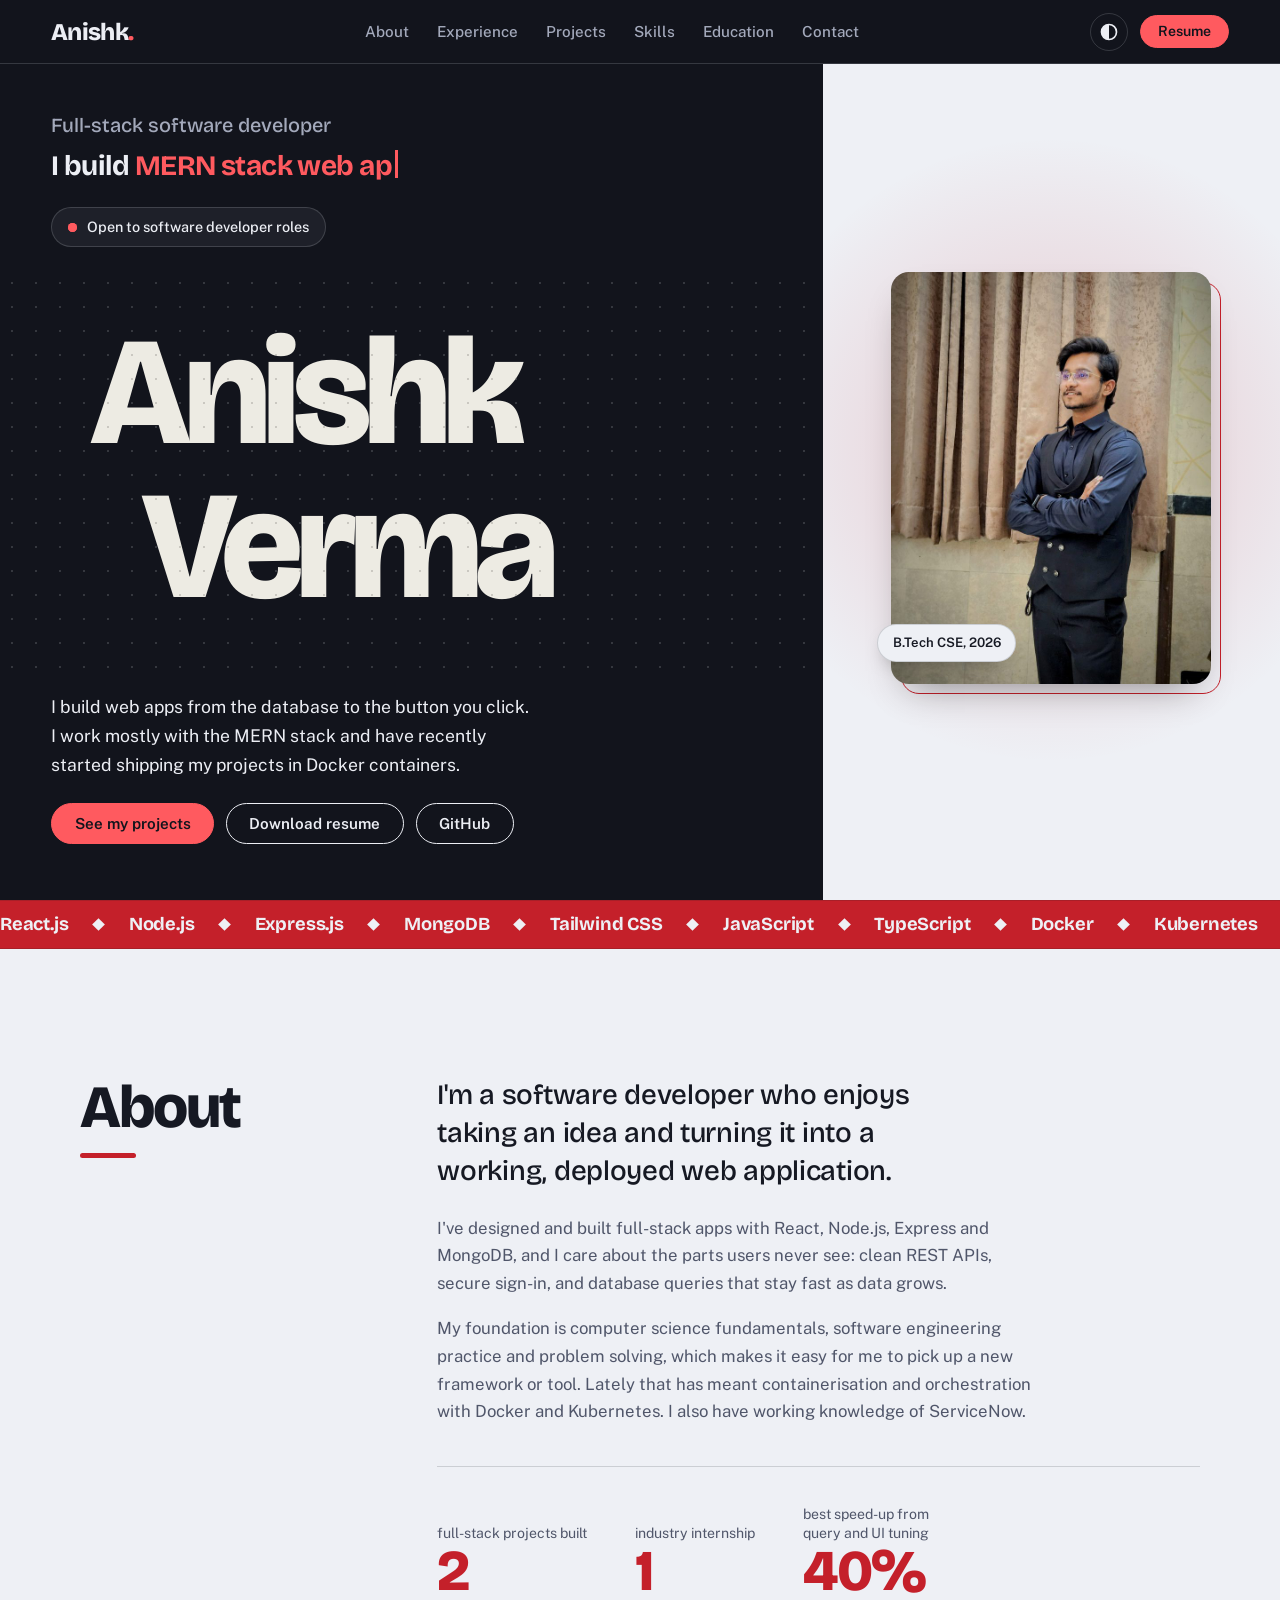
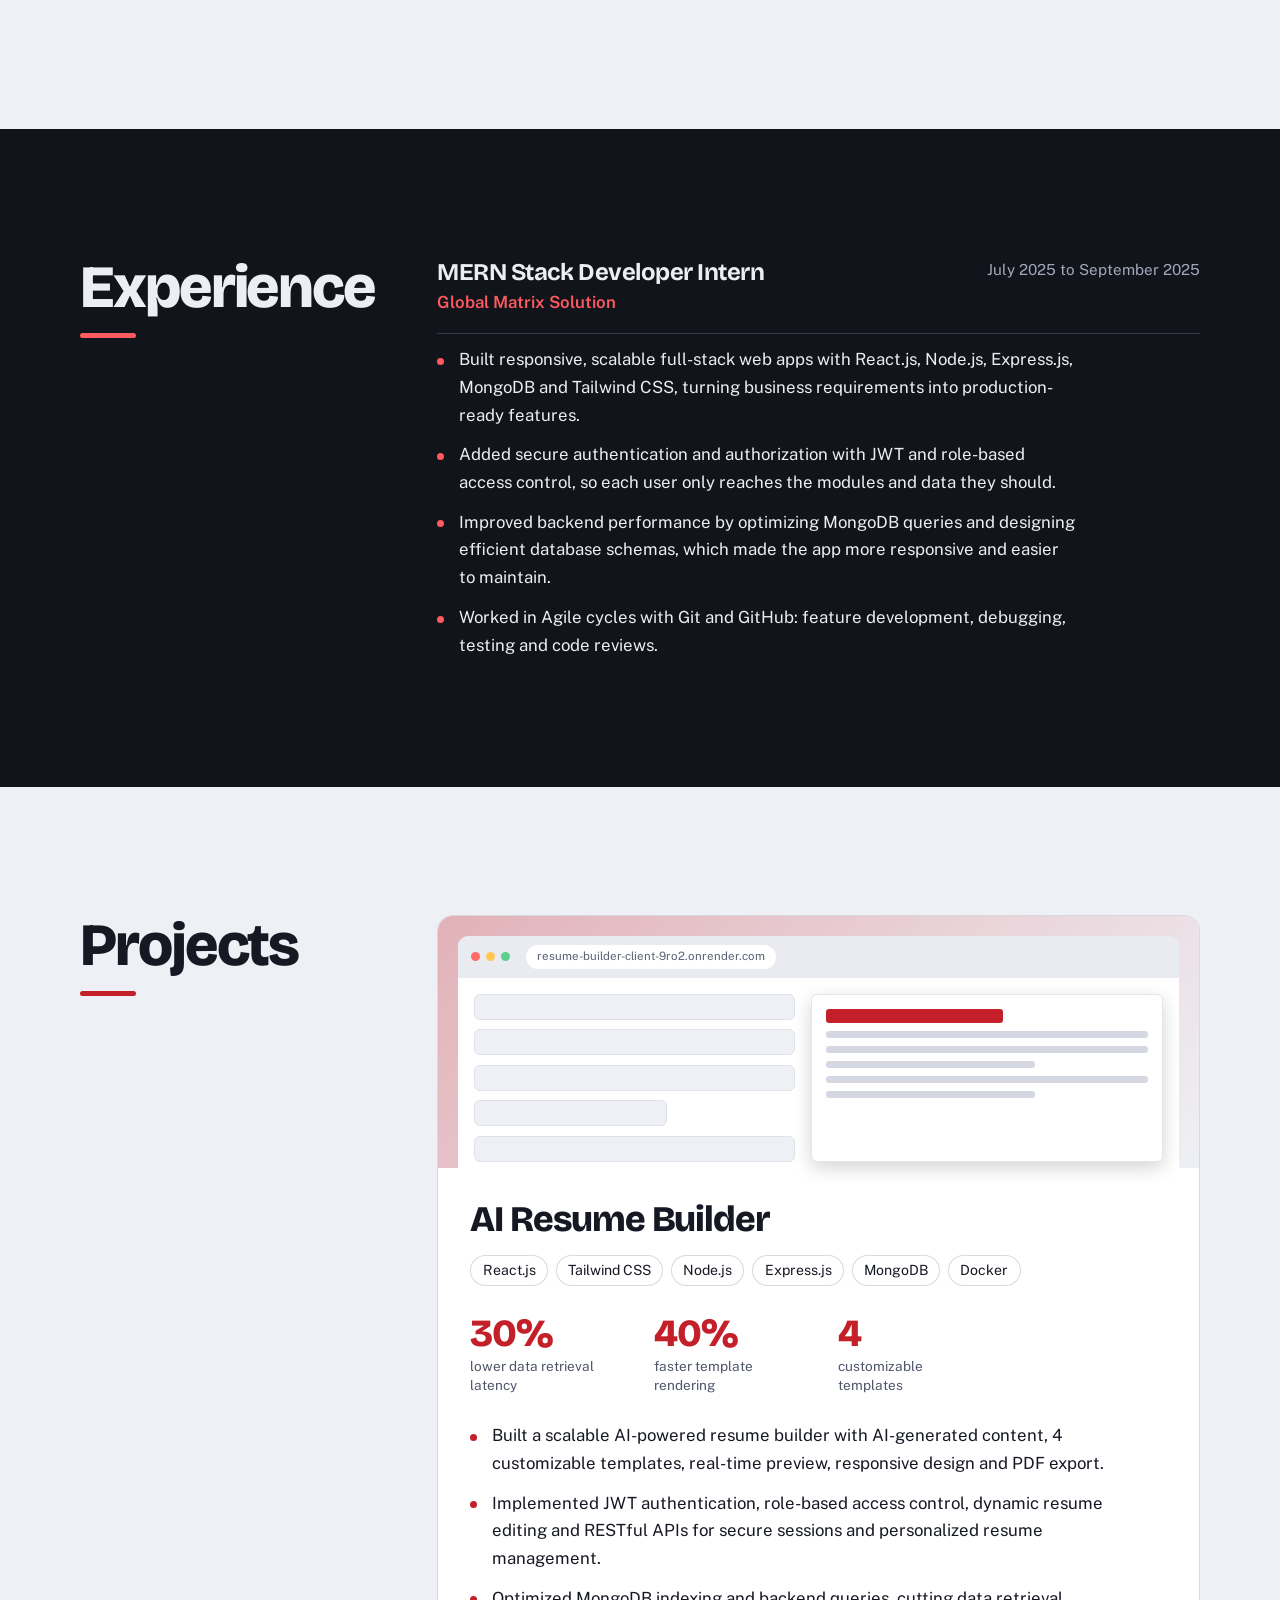
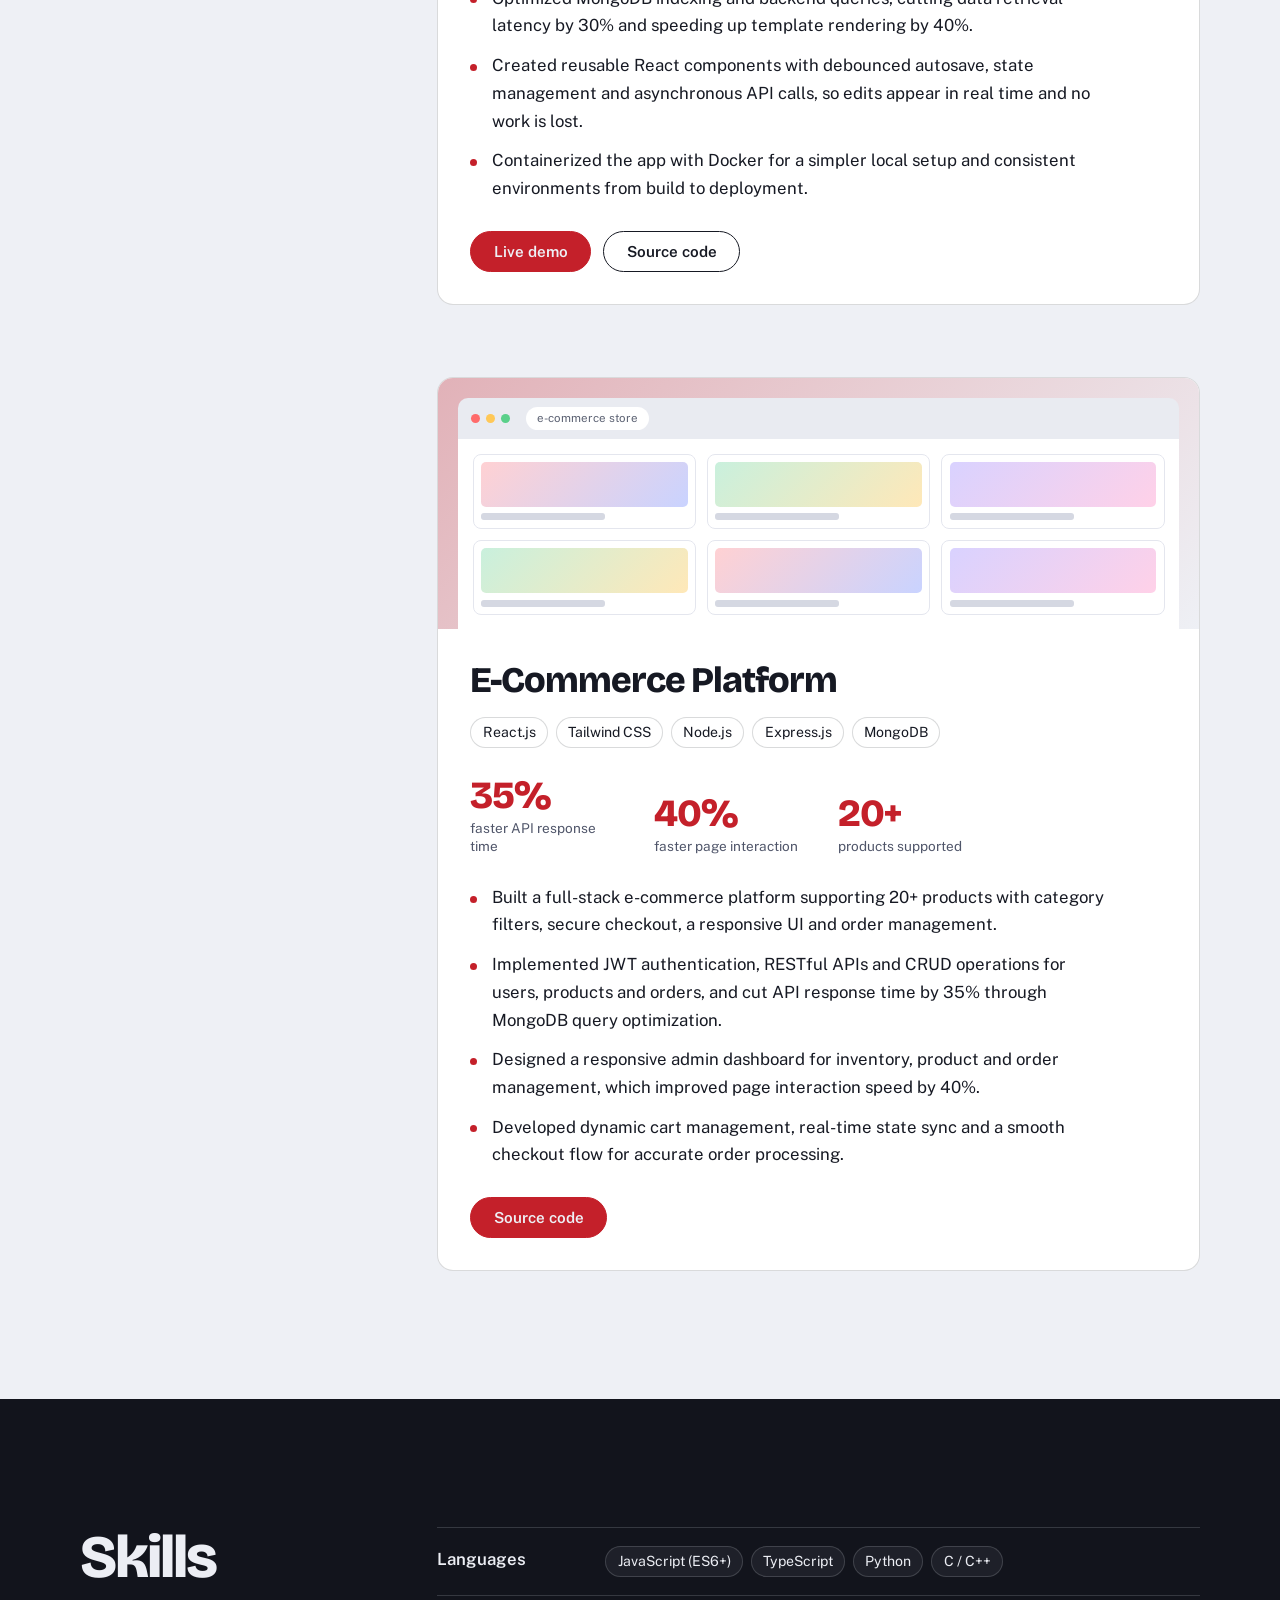
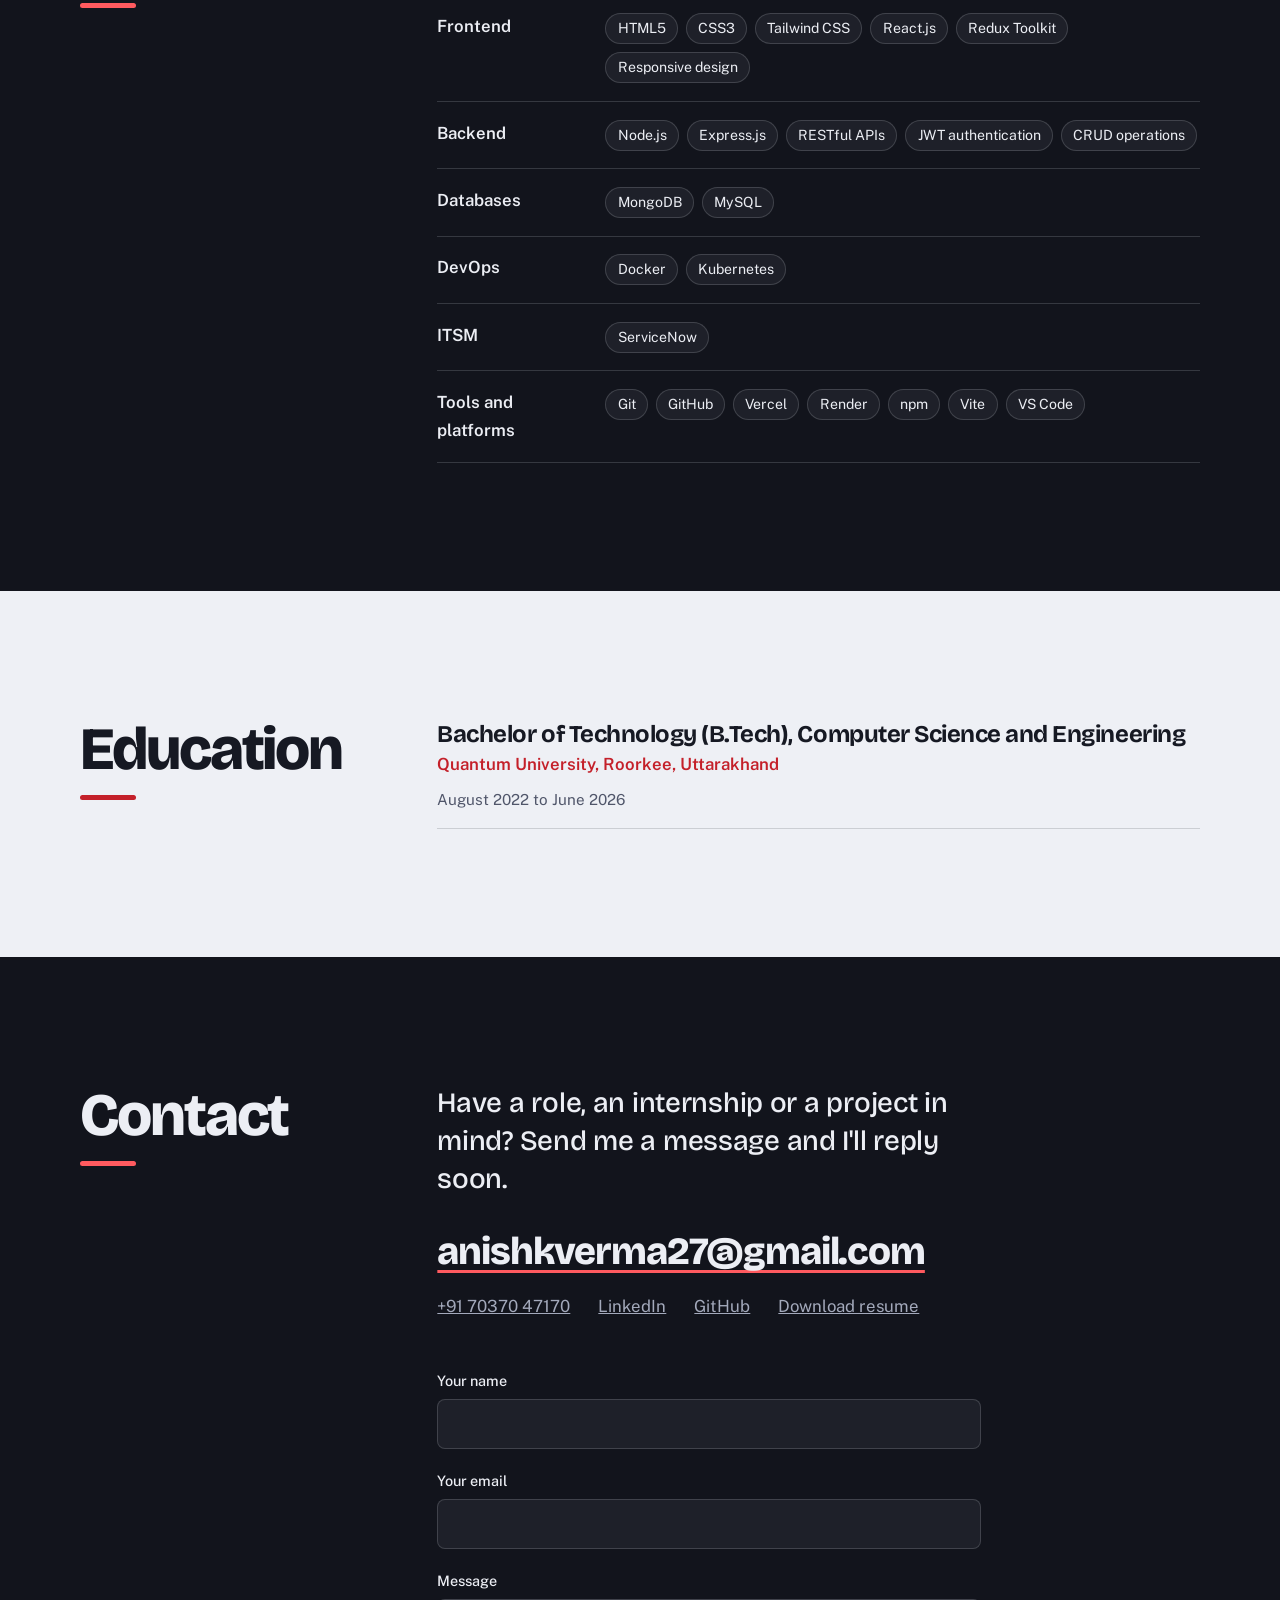
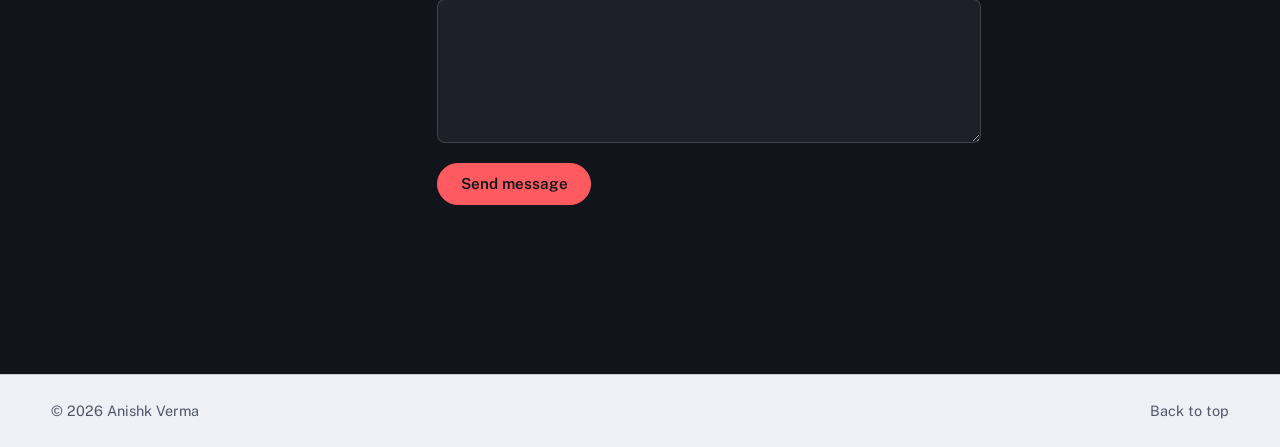
<file: index.html>
<!DOCTYPE html>
<html lang="en">
<head>
  <meta charset="UTF-8" />
  <meta name="viewport" content="width=device-width, initial-scale=1" />
  <title>Anishk Verma | Full-Stack Software Developer</title>
  <meta name="description" content="Portfolio of Anishk Verma, a MERN stack developer who builds and deploys full-stack web apps with React, Node.js, MongoDB and Docker." />

  <!-- Fonts: Bricolage Grotesque for headings, Public Sans for body text -->
  <link rel="preconnect" href="https://fonts.googleapis.com" />
  <link rel="preconnect" href="https://fonts.gstatic.com" crossorigin />
  <link href="https://fonts.googleapis.com/css2?family=Bricolage+Grotesque:opsz,wght@12..96,500;12..96,700;12..96,800&family=Public+Sans:wght@400;500;600&display=swap" rel="stylesheet" />

  <style>
/* =========================================================
   Anishk Verma | Portfolio
   Idea: the page is built from two tones, dark and light.
   Sections alternate between them (.s1 and .s2), and the
   theme button swaps which tone is which.
   ========================================================= */

/* ---------- 1. Colours and fonts ---------- */
:root {
  /* The two base tones */
  --dark: #12141c;
  --dark-fg: #eceef4;
  --dark-muted: #a3a9bb;
  --dark-line: rgba(236, 238, 244, 0.16);
  --dark-card: rgba(236, 238, 244, 0.06);
  --dark-accent: #ff5a5f;

  --light: #eef0f5;
  --light-fg: #161923;
  --light-muted: #50566a;
  --light-line: rgba(22, 25, 35, 0.16);
  --light-card: #ffffff;
  --light-accent: #c4202a;

  /* Slot 1 and slot 2. Default: slot 1 is dark, slot 2 is light. */
  --s1-bg: var(--dark);
  --s1-fg: var(--dark-fg);
  --s1-muted: var(--dark-muted);
  --s1-line: var(--dark-line);
  --s1-card: var(--dark-card);
  --s1-accent: var(--dark-accent);

  --s2-bg: var(--light);
  --s2-fg: var(--light-fg);
  --s2-muted: var(--light-muted);
  --s2-line: var(--light-line);
  --s2-card: var(--light-card);
  --s2-accent: var(--light-accent);

  --font-display: "Bricolage Grotesque", "Segoe UI", system-ui, sans-serif;
  --font-body: "Public Sans", "Segoe UI", system-ui, sans-serif;

  --pad-x: clamp(20px, 4vw, 64px);
}

/* When the theme is swapped, slot 1 becomes light and slot 2 becomes dark */
html[data-theme="light-first"] {
  --s1-bg: var(--light);
  --s1-fg: var(--light-fg);
  --s1-muted: var(--light-muted);
  --s1-line: var(--light-line);
  --s1-card: var(--light-card);
  --s1-accent: var(--light-accent);

  --s2-bg: var(--dark);
  --s2-fg: var(--dark-fg);
  --s2-muted: var(--dark-muted);
  --s2-line: var(--dark-line);
  --s2-card: var(--dark-card);
  --s2-accent: var(--dark-accent);
}

/* Each tone class hands its colours to everything inside it */
.s1 {
  --bg: var(--s1-bg); --fg: var(--s1-fg); --muted: var(--s1-muted);
  --line: var(--s1-line); --card: var(--s1-card); --accent: var(--s1-accent);
}
.s2 {
  --bg: var(--s2-bg); --fg: var(--s2-fg); --muted: var(--s2-muted);
  --line: var(--s2-line); --card: var(--s2-card); --accent: var(--s2-accent);
}
.s1, .s2 {
  background-color: var(--bg);
  color: var(--fg);
  transition: background-color 0.4s ease, color 0.4s ease;
}

/* ---------- 2. Reset and basics ---------- */
*, *::before, *::after { box-sizing: border-box; }
html { scroll-behavior: smooth; scroll-padding-top: 72px; }
body {
  margin: 0;
  font-family: var(--font-body);
  font-size: 1.05rem;
  line-height: 1.65;
  background: var(--dark);
  -webkit-font-smoothing: antialiased;
}
h1, h2, h3, p, ul, dl, dd { margin: 0; padding: 0; }
ul { list-style: none; }
a { color: inherit; }
:focus-visible { outline: 2px solid var(--accent, #ff5a5f); outline-offset: 3px; }

/* Scroll progress bar */
.progress {
  position: fixed;
  top: 0;
  left: 0;
  z-index: 30;
  height: 3px;
  width: 0;
  background: linear-gradient(90deg, var(--dark-accent), var(--light-accent));
}

/* ---------- 3. Buttons and chips ---------- */
.btn {
  display: inline-block;
  padding: 0.75rem 1.4rem;
  border: 1.5px solid currentColor;
  border-radius: 999px;
  font: 600 0.95rem/1 var(--font-body);
  text-decoration: none;
  color: inherit;
  background: transparent;
  cursor: pointer;
  transition: background-color 0.2s, color 0.2s, border-color 0.2s, transform 0.2s;
}
.btn:hover { background: var(--fg); color: var(--bg); border-color: var(--fg); transform: translateY(-2px); }
.btn-primary { background: var(--accent); border-color: var(--accent); color: var(--bg); }
.btn-primary:hover { background: transparent; color: var(--accent); border-color: var(--accent); }
.btn-small { padding: 0.55rem 1.05rem; font-size: 0.88rem; }

.chips { display: flex; flex-wrap: wrap; gap: 0.5rem; }
.chips li {
  padding: 0.25rem 0.7rem;
  border: 1px solid var(--line);
  border-radius: 999px;
  background: var(--card);
  font-size: 0.88rem;
  line-height: 1.5;
  transition: border-color 0.2s, color 0.2s, transform 0.2s;
}
.chips li:hover { border-color: var(--accent); color: var(--accent); transform: translateY(-2px); }

/* Bullet lists used in experience and projects */
.points li { position: relative; padding-left: 1.35rem; margin-top: 0.75rem; }
.points li::before {
  content: "";
  position: absolute;
  left: 0;
  top: 0.7em;
  width: 7px;
  height: 7px;
  border-radius: 50%;
  background: var(--accent);
}

/* ---------- 4. Navbar ---------- */
.nav {
  position: fixed;
  inset: 0 0 auto 0;
  z-index: 20;
  height: 64px;
  display: flex;
  align-items: center;
  justify-content: space-between;
  gap: 1.5rem;
  padding: 0 var(--pad-x);
  border-bottom: 1px solid var(--line);
}
.nav-logo {
  font: 800 1.5rem/1 var(--font-display);
  letter-spacing: -0.03em;
  text-decoration: none;
}
.nav-logo span { color: var(--accent); }
.nav-links { display: flex; gap: 1.75rem; font-size: 0.95rem; font-weight: 500; }
.nav-links a { text-decoration: none; color: var(--muted); transition: color 0.2s; }
.nav-links a:hover { color: var(--fg); }
.nav-actions { display: flex; align-items: center; gap: 0.75rem; }
.nav-menu-btn { display: none; }

.theme-btn {
  display: grid;
  place-items: center;
  width: 38px;
  height: 38px;
  border: 1.5px solid var(--line);
  border-radius: 50%;
  background: transparent;
  color: var(--fg);
  cursor: pointer;
  transition: transform 0.4s ease, border-color 0.2s;
}
.theme-btn:hover { border-color: var(--fg); }
html[data-theme="light-first"] .theme-btn { transform: rotate(180deg); }

/* ---------- 5. Hero ---------- */
/* 2 columns x 3 rows. Row 2 holds the big name, so text in rows 1 and 3
   can never sit on top of it. */
.hero {
  position: relative;
  display: grid;
  grid-template-columns: 1.35fr 0.75fr;
  grid-template-rows: auto 1fr auto;
  min-height: 100vh;
  overflow: hidden;
}
.hc { padding: 0 var(--pad-x); }

.hc-role  { grid-column: 1; grid-row: 1; padding-top: 112px; padding-bottom: 1.5rem; }
.hc-fill  { grid-column: 1; grid-row: 2; }
.hc-intro { grid-column: 1; grid-row: 3; padding-top: 1.5rem; padding-bottom: 56px; }

/* Right side: one tall cell that holds your photo */
.hero-photo {
  grid-column: 2;
  grid-row: 1 / 4;
  display: flex;
  align-items: center;
  justify-content: center;
  padding: 96px var(--pad-x) 40px;
  background-image: radial-gradient(circle at 50% 50%, color-mix(in srgb, var(--accent) 20%, transparent), transparent 62%);
}

/* Dotted background on the left half */
.hc-fill.s1 {
  background-image: radial-gradient(var(--line) 1.2px, transparent 1.2px);
  background-size: 24px 24px;
}

/* The big name. mix-blend-mode: difference flips its colour
   automatically, so it stays readable over both halves. */
.hero-name {
  grid-column: 1 / -1;
  grid-row: 2;
  align-self: center;
  z-index: 2;
  padding: 1.5rem var(--pad-x);
  font-family: var(--font-display);
  font-size: clamp(3.5rem, 12vw, 13rem);
  font-weight: 800;
  line-height: 0.88;
  letter-spacing: -0.045em;
  color: #fff;
  mix-blend-mode: difference;
  pointer-events: none;
}
.hero-name .line { display: block; overflow: hidden; padding: 0.06em 0; }
.hero-name .line > span { display: inline-block; animation: name-rise 0.9s cubic-bezier(0.2, 0.7, 0.2, 1) both; }
.hero-name .line-1 { margin-left: 3vw; }
.hero-name .line-2 { margin-left: 7vw; }
.hero-name .line-2 > span { animation-delay: 0.12s; }

@keyframes name-rise {
  from { transform: translateY(105%); }
  to   { transform: translateY(0); }
}

.hero-role { font: 500 1.25rem/1.3 var(--font-display); color: var(--muted); }




/* The full portrait: compact card, thin offset outline, small badge */
.photo-frame {
  position: relative;
  margin: 0;
  /* Max 320px wide, never wider than the column or taller than the screen. */
  width: min(100%, 320px, calc((100vh - 240px) * 0.776));
}
.photo-frame::before {
  content: "";
  position: absolute;
  inset: 0;
  transform: translate(10px, 10px);
  border: 1.5px solid var(--accent);
  border-radius: 18px;
}
.photo-frame img {
  position: relative;
  display: block;
  width: 100%;
  height: auto; /* keeps the photo's own ratio, so nothing is cropped */
  border-radius: 18px;
  box-shadow: 0 18px 36px -18px rgba(0, 0, 0, 0.45);
}
.photo-badge {
  position: absolute;
  left: -14px;
  bottom: 22px;
  padding: 0.45rem 0.9rem;
  border: 1px solid var(--line);
  border-radius: 999px;
  background: var(--bg);
  color: var(--fg);
  font-size: 0.82rem;
  font-weight: 600;
  box-shadow: 0 8px 20px -10px rgba(0, 0, 0, 0.4);
}

/* Typing line under the role */
.rotator { margin-top: 0.6rem; font: 700 clamp(1.3rem, 2.2vw, 1.8rem)/1.3 var(--font-display); letter-spacing: -0.02em; min-height: 1.4em; }
.rotator-text { color: var(--accent); }
.caret {
  display: inline-block;
  width: 3px;
  height: 1em;
  margin-left: 3px;
  vertical-align: -0.12em;
  background: var(--accent);
  animation: blink 1s steps(1) infinite;
}
@keyframes blink { 50% { opacity: 0; } }

.hc-intro p { max-width: 30rem; font-size: 1.1rem; }
.hero-buttons { display: flex; flex-wrap: wrap; gap: 0.75rem; margin-top: 1.5rem; }

.status {
  margin-top: 1.25rem;
  display: inline-flex;
  align-items: center;
  gap: 0.6rem;
  padding: 0.45rem 1rem;
  border: 1px solid var(--line);
  border-radius: 999px;
  background: var(--card);
  font-size: 0.9rem;
  font-weight: 500;
}
.dot { position: relative; width: 9px; height: 9px; border-radius: 50%; background: var(--accent); }
.dot::after {
  content: "";
  position: absolute;
  inset: 0;
  border-radius: 50%;
  background: var(--accent);
  animation: ping 1.8s ease-out infinite;
}
@keyframes ping { from { transform: scale(1); opacity: 0.7; } to { transform: scale(3.2); opacity: 0; } }


/* ---------- 6. Tech strip ---------- */
.marquee {
  overflow: hidden;
  background-color: var(--accent);
  color: var(--bg);
  border-block: 1px solid var(--line);
}
.marquee-track {
  display: flex;
  width: max-content;
  animation: scroll-x 32s linear infinite;
}
.marquee:hover .marquee-track { animation-play-state: paused; }
.marquee-track li {
  display: flex;
  align-items: center;
  padding: 0.9rem 0;
  font: 700 1.15rem/1 var(--font-display);
  letter-spacing: -0.01em;
  white-space: nowrap;
}
.marquee-track li::after {
  content: "";
  width: 9px;
  height: 9px;
  margin: 0 1.6rem;
  background: currentColor;
  transform: rotate(45deg);
}
@keyframes scroll-x { to { transform: translateX(-50%); } }

/* ---------- 7. Sections (shared layout) ---------- */
.section { padding: clamp(72px, 10vw, 128px) var(--pad-x); }
.inner { max-width: 1120px; margin: 0 auto; }

/* Heading on the left, content on the right */
.split {
  display: grid;
  grid-template-columns: minmax(180px, 1fr) 2.6fr;
  gap: clamp(24px, 5vw, 80px);
  align-items: start;
}
.section h2 {
  position: sticky;
  top: 96px;
  font: 800 clamp(2.25rem, 5vw, 3.75rem)/1 var(--font-display);
  letter-spacing: -0.035em;
}
.section h2::after {
  content: "";
  display: block;
  width: 56px;
  height: 5px;
  margin-top: 1rem;
  border-radius: 3px;
  background: var(--accent);
}
.lead { font: 500 clamp(1.3rem, 2.4vw, 1.75rem)/1.35 var(--font-display); letter-spacing: -0.01em; max-width: 34rem; }

/* ---------- 8. About ---------- */
.about-body p + p { margin-top: 1.1rem; }
.about-body .lead + p { margin-top: 1.5rem; }
.about-body p:not(.lead) { max-width: 38rem; color: var(--muted); }

.stats { display: flex; flex-wrap: wrap; gap: 1.5rem 3rem; margin-top: 2.5rem; padding-top: 2rem; border-top: 1px solid var(--line); }
.stat { display: flex; flex-direction: column-reverse; }
.stat dd { font: 800 clamp(2.6rem, 5vw, 3.6rem)/1 var(--font-display); letter-spacing: -0.04em; color: var(--accent); }
.stat dt { max-width: 10rem; margin-top: 0.4rem; font-size: 0.88rem; line-height: 1.35; color: var(--muted); }

/* ---------- 9. Experience and Education ---------- */
.job-head {
  display: flex;
  flex-wrap: wrap;
  justify-content: space-between;
  gap: 0.5rem 2rem;
  padding-bottom: 1rem;
  border-bottom: 1px solid var(--line);
}
.job h3 { font: 700 1.5rem/1.25 var(--font-display); letter-spacing: -0.02em; }
.job-company { color: var(--accent); font-weight: 600; margin-top: 0.15rem; }
.job-date { color: var(--muted); font-size: 0.95rem; }
.job .points { margin-top: 0.5rem; max-width: 40rem; }

/* ---------- 10. Projects ---------- */
.project-list { display: grid; gap: clamp(40px, 6vw, 72px); }

.card {
  overflow: hidden;
  border: 1px solid var(--line);
  border-radius: 16px;
  background: var(--card);
  transition: transform 0.3s ease, border-color 0.3s ease, box-shadow 0.3s ease;
}
.card:hover {
  transform: translateY(-6px);
  border-color: var(--accent);
  box-shadow: 0 18px 40px -18px color-mix(in srgb, var(--accent) 55%, transparent);
}
.project-body { padding: clamp(1.25rem, 3vw, 2rem); }
.project h3 { font: 800 clamp(1.7rem, 3vw, 2.25rem)/1.1 var(--font-display); letter-spacing: -0.03em; }
.project .chips { margin-top: 1rem; }

.metrics { display: flex; flex-wrap: wrap; gap: 1rem 2.5rem; margin: 1.75rem 0; }
.metrics div { display: flex; flex-direction: column-reverse; }
.metrics dd { font: 800 2.4rem/1 var(--font-display); letter-spacing: -0.03em; color: var(--accent); }
.metrics dt { font-size: 0.85rem; color: var(--muted); max-width: 9rem; margin-top: 0.3rem; line-height: 1.35; }

.project .points { max-width: 40rem; }
.project-links { display: flex; flex-wrap: wrap; gap: 0.75rem; margin-top: 1.75rem; }

/* Decorative browser window at the top of each project card */
.mock { background: linear-gradient(135deg, color-mix(in srgb, var(--accent) 30%, var(--bg)), var(--bg)); padding: 1.25rem 1.25rem 0; }
.mock-bar {
  display: flex;
  align-items: center;
  gap: 6px;
  padding: 0.55rem 0.8rem;
  border-radius: 10px 10px 0 0;
  background: #e9ebf1;
  color: #5b6172;
  font-size: 0.72rem;
}
.mock-bar i { width: 9px; height: 9px; border-radius: 50%; background: #c9ccd6; }
.mock-bar i:first-child { background: #ff6b6b; }
.mock-bar i:nth-child(2) { background: #ffc857; }
.mock-bar i:nth-child(3) { background: #5ad08a; }
.mock-bar span { margin-left: 0.6rem; padding: 0.15rem 0.7rem; border-radius: 999px; background: #fff; overflow: hidden; text-overflow: ellipsis; white-space: nowrap; }
.mock-body { height: 190px; background: #fff; }

/* Resume builder mock: form on the left, paper on the right */
.mock-resume { display: grid; grid-template-columns: 1fr 1.1fr; gap: 1rem; padding: 1rem; }
.mock-form { display: grid; align-content: start; gap: 0.6rem; }
.mock-form b { height: 26px; border-radius: 6px; background: #eef0f5; border: 1px solid #dfe2ea; }
.mock-form .short { width: 60%; }
.mock-paper { padding: 0.9rem; border-radius: 6px; background: #fff; box-shadow: 0 6px 18px rgba(20, 22, 35, 0.18); border: 1px solid #e4e6ee; display: grid; align-content: start; gap: 0.5rem; }
.mock-paper em { height: 14px; width: 55%; border-radius: 3px; background: var(--light-accent); }
.mock-paper u { height: 7px; border-radius: 3px; background: #d5d8e2; }
.mock-paper .short { width: 65%; }

/* E-commerce mock: grid of product tiles */
.mock-shop { display: grid; grid-template-columns: repeat(3, 1fr); gap: 0.7rem; padding: 0.9rem; }
.tile { display: grid; grid-template-rows: 1fr auto; gap: 0.4rem; padding: 0.45rem; border: 1px solid #e4e6ee; border-radius: 8px; }
.tile s { border-radius: 5px; background: linear-gradient(135deg, #ffd1d3, #c9d3ff); }
.tile:nth-child(2n) s { background: linear-gradient(135deg, #c9f0dd, #ffe8b8); }
.tile:nth-child(3n) s { background: linear-gradient(135deg, #d9d2ff, #ffd1e8); }
.tile b { height: 7px; width: 60%; border-radius: 3px; background: #d5d8e2; }

/* ---------- 11. Skills ---------- */
.skill-row {
  display: grid;
  grid-template-columns: 9rem 1fr;
  gap: 0.5rem 1.5rem;
  padding: 1.1rem 0;
  border-top: 1px solid var(--line);
}
.skill-row:last-child { border-bottom: 1px solid var(--line); }
.skill-row dt { font-weight: 600; }

/* ---------- 12. Contact ---------- */
.big-email {
  display: inline-block;
  margin-top: 2rem;
  font: 800 clamp(1.4rem, 3.4vw, 2.4rem)/1.1 var(--font-display);
  letter-spacing: -0.03em;
  text-decoration: underline;
  text-decoration-color: var(--accent);
  text-decoration-thickness: 3px;
  text-underline-offset: 6px;
  overflow-wrap: anywhere;
}
.contact-links { display: flex; flex-wrap: wrap; gap: 0.5rem 1.75rem; margin-top: 1.25rem; color: var(--muted); }
.contact-links a:hover { color: var(--accent); }

.contact-form { display: grid; gap: 1.25rem; max-width: 34rem; margin-top: 3rem; }
.contact-form label { display: grid; gap: 0.4rem; font-size: 0.9rem; font-weight: 500; }
.contact-form input,
.contact-form textarea {
  width: 100%;
  padding: 0.75rem 0.9rem;
  border: 1px solid var(--line);
  border-radius: 8px;
  background: var(--card);
  color: var(--fg);
  font: inherit;
}
.contact-form input:focus,
.contact-form textarea:focus { border-color: var(--accent); outline: none; box-shadow: 0 0 0 3px color-mix(in srgb, var(--accent) 30%, transparent); }
.contact-form .btn { justify-self: start; }
.form-note { min-height: 1.5em; font-size: 0.9rem; color: var(--muted); }

/* ---------- 13. Footer ---------- */
.footer {
  display: flex;
  flex-wrap: wrap;
  justify-content: space-between;
  gap: 0.75rem;
  padding: 1.5rem var(--pad-x);
  font-size: 0.9rem;
  color: var(--muted);
  border-top: 1px solid var(--line);
}
.footer a { text-decoration: none; }
.footer a:hover { color: var(--fg); }

/* ---------- 14. Scroll reveal (only when JS is running) ---------- */
.js .reveal { opacity: 0; transform: translateY(28px); transition: opacity 0.7s ease, transform 0.7s ease, border-color 0.3s ease, box-shadow 0.3s ease; }
.js .reveal.in { opacity: 1; transform: none; }
.js .reveal.in:hover { transform: translateY(-6px); }

/* ---------- 15. Tablet and mobile ---------- */
@media (max-width: 900px) {
  /* Navbar collapses into a menu */
  .nav-menu-btn {
    display: inline-block;
    padding: 0.45rem 0.9rem;
    border: 1.5px solid var(--line);
    border-radius: 999px;
    background: transparent;
    color: var(--fg);
    font: 600 0.88rem var(--font-body);
    cursor: pointer;
  }
  .nav-links {
    display: none;
    position: absolute;
    top: 64px;
    left: 0;
    right: 0;
    flex-direction: column;
    gap: 0;
    padding: 0.5rem var(--pad-x) 1rem;
    background: var(--bg);
    border-bottom: 1px solid var(--line);
  }
  .nav-links.open { display: flex; }
  .nav-links a { display: block; padding: 0.7rem 0; }
  .nav { justify-content: space-between; }

  /* Hero stacks: name, role, intro (tone 1), then your photo (tone 2) */
  .hero { display: flex; flex-direction: column; min-height: 0; }
  .hc-fill { display: none; }
  .hero-name {
    order: 1;
    mix-blend-mode: normal;
    background: var(--s1-bg);
    color: var(--s1-fg);
    padding: 104px var(--pad-x) 0.5rem;
    font-size: clamp(3.75rem, 21vw, 9rem);
    transition: background-color 0.4s ease, color 0.4s ease;
  }
  .hero-name .line-1,
  .hero-name .line-2 { margin-left: 0; }
  .hc-role  { order: 2; padding-top: 1rem; }
  .hc-intro { order: 3; padding-top: 0.5rem; padding-bottom: 3rem; }
  .hero-photo { order: 4; padding: 3rem var(--pad-x) 3.5rem; justify-content: flex-start; }
  .photo-frame { width: min(100%, 280px); }

  .split { grid-template-columns: 1fr; }
  .section h2 { position: static; }
  .skill-row { grid-template-columns: 1fr; }
}

/* ---------- 16. Respect reduced-motion settings ---------- */
@media (prefers-reduced-motion: reduce) {
  html { scroll-behavior: auto; }
  *, *::before, *::after { animation: none !important; transition: none !important; }
  .js .reveal { opacity: 1; transform: none; }
}

</style>
</head>
<body>
  <script>document.documentElement.classList.add("js");</script>

  <!-- Thin bar at the top that fills as you scroll -->
  <div class="progress" id="progress" aria-hidden="true"></div>

  <!-- ============ NAVBAR ============ -->
  <nav class="nav s1" aria-label="Main">
    <a class="nav-logo" href="#top" aria-label="Anishk Verma, back to top">Anishk<span>.</span></a>

    <ul class="nav-links" id="navLinks">
      <li><a href="#about">About</a></li>
      <li><a href="#experience">Experience</a></li>
      <li><a href="#projects">Projects</a></li>
      <li><a href="#skills">Skills</a></li>
      <li><a href="#education">Education</a></li>
      <li><a href="#contact">Contact</a></li>
    </ul>

    <div class="nav-actions">
      <!-- Swaps which sections are dark and which are light -->
      <button class="theme-btn" id="themeBtn" aria-label="Swap dark and light sections" title="Swap dark and light sections">
        <svg viewBox="0 0 24 24" width="20" height="20" aria-hidden="true">
          <circle cx="12" cy="12" r="9" fill="none" stroke="currentColor" stroke-width="2" />
          <path d="M12 3a9 9 0 0 0 0 18z" fill="currentColor" />
        </svg>
      </button>
      <a class="btn btn-small btn-primary resume-link" href="Anishk_Verma_Resume.pdf" download="Anishk_Verma_Resume.pdf">Resume</a>
      <button class="nav-menu-btn" id="menuBtn" aria-expanded="false" aria-controls="navLinks">Menu</button>
    </div>
  </nav>

  <main id="top">

    <!-- ============ HERO ============ -->
    <!-- Grid with 3 rows: small text on top, the big name in the middle,
         intro and facts at the bottom. Nothing overlaps the name.
         The left half is one tone and the right half is the other. -->
    <header class="hero">

      <!-- Row 1 (left) -->
      <div class="hc hc-role s1">
        <p class="hero-role">Full-stack software developer</p>
        <p class="rotator">I build <span id="rotator" class="rotator-text">MERN stack web apps</span><span class="caret" aria-hidden="true"></span></p>
        <p class="status"><span class="dot" aria-hidden="true"></span>Open to software developer roles</p>
      </div>

      <!-- Row 2 (left): dotted background, then the big name on top -->
      <div class="hc hc-fill s1" aria-hidden="true"></div>
      <h1 class="hero-name" aria-label="Anishk Verma">
        <span class="line line-1"><span>Anishk</span></span>
        <span class="line line-2"><span>Verma</span></span>
      </h1>

      <!-- Row 3 (left) -->
      <div class="hc hc-intro s1">
        <p>
          I build web apps from the database to the button you click. I work mostly with the
          MERN stack and have recently started shipping my projects in Docker containers.
        </p>
        <div class="hero-buttons">
          <a class="btn btn-primary" href="#projects">See my projects</a>
          <a class="btn resume-link" href="Anishk_Verma_Resume.pdf" download="Anishk_Verma_Resume.pdf">Download resume</a>
          <a class="btn" href="https://github.com/Anishk-web" target="_blank" rel="noopener">GitHub</a>
        </div>
      </div>

      <!-- Right side: your FULL photo. Save it as photo.jpg next to index.html. -->
      <div class="hero-photo s2">
        <figure class="photo-frame">
          <img src="[data-uri]" alt="Anishk Verma" width="720" height="928"
               onerror="this.closest('.photo-frame').remove();" />
          <figcaption class="photo-badge">B.Tech CSE, 2026</figcaption>
        </figure>
      </div>
    </header>

    <!-- ============ TECH STRIP ============ -->
    <div class="marquee s2" aria-label="Technologies I work with">
      <ul class="marquee-track">
        <li>React.js</li><li>Node.js</li><li>Express.js</li><li>MongoDB</li><li>Tailwind CSS</li><li>JavaScript</li><li>TypeScript</li><li>Docker</li><li>Kubernetes</li><li>Redux Toolkit</li><li>Python</li><li>MySQL</li><li>Git and GitHub</li>
        <!-- Same list again so the strip loops without a gap -->
        <li aria-hidden="true">React.js</li><li aria-hidden="true">Node.js</li><li aria-hidden="true">Express.js</li><li aria-hidden="true">MongoDB</li><li aria-hidden="true">Tailwind CSS</li><li aria-hidden="true">JavaScript</li><li aria-hidden="true">TypeScript</li><li aria-hidden="true">Docker</li><li aria-hidden="true">Kubernetes</li><li aria-hidden="true">Redux Toolkit</li><li aria-hidden="true">Python</li><li aria-hidden="true">MySQL</li><li aria-hidden="true">Git and GitHub</li>
      </ul>
    </div>

    <!-- ============ ABOUT ============ -->
    <section class="section s2" id="about">
      <div class="inner split">
        <h2>About</h2>
        <div class="about-body">
          <p class="lead">
            I'm a software developer who enjoys taking an idea and turning it into a working,
            deployed web application.
          </p>
          <p>
            I've designed and built full-stack apps with React, Node.js, Express and MongoDB,
            and I care about the parts users never see: clean REST APIs, secure sign-in,
            and database queries that stay fast as data grows.
          </p>
          <p>
            My foundation is computer science fundamentals, software engineering practice and
            problem solving, which makes it easy for me to pick up a new framework or tool.
            Lately that has meant containerisation and orchestration with Docker and Kubernetes.
            I also have working knowledge of ServiceNow.
          </p>

          <dl class="stats">
            <div class="stat"><dd><span class="count" data-to="2">2</span></dd><dt>full-stack projects built</dt></div>
            <div class="stat"><dd><span class="count" data-to="1">1</span></dd><dt>industry internship</dt></div>
            <div class="stat"><dd><span class="count" data-to="40" data-suffix="%">40%</span></dd><dt>best speed-up from query and UI tuning</dt></div>
          </dl>
        </div>
      </div>
    </section>

    <!-- ============ EXPERIENCE ============ -->
    <section class="section s1" id="experience">
      <div class="inner split">
        <h2>Experience</h2>
        <article class="job">
          <div class="job-head">
            <div>
              <h3>MERN Stack Developer Intern</h3>
              <p class="job-company">Global Matrix Solution</p>
            </div>
            <p class="job-date">July 2025 to September 2025</p>
          </div>
          <ul class="points">
            <li>Built responsive, scalable full-stack web apps with React.js, Node.js, Express.js, MongoDB and Tailwind CSS, turning business requirements into production-ready features.</li>
            <li>Added secure authentication and authorization with JWT and role-based access control, so each user only reaches the modules and data they should.</li>
            <li>Improved backend performance by optimizing MongoDB queries and designing efficient database schemas, which made the app more responsive and easier to maintain.</li>
            <li>Worked in Agile cycles with Git and GitHub: feature development, debugging, testing and code reviews.</li>
          </ul>
        </article>
      </div>
    </section>

    <!-- ============ PROJECTS ============ -->
    <section class="section s2" id="projects">
      <div class="inner split">
        <h2>Projects</h2>

        <div class="project-list">

          <!-- Project 1: AI Resume Builder -->
          <article class="project card reveal">
            <!-- Decorative browser window (pure CSS, no image needed) -->
            <div class="mock" aria-hidden="true">
              <div class="mock-bar"><i></i><i></i><i></i><span>resume-builder-client-9ro2.onrender.com</span></div>
              <div class="mock-body mock-resume">
                <div class="mock-form"><b></b><b></b><b></b><b class="short"></b><b></b></div>
                <div class="mock-paper"><em></em><u></u><u></u><u class="short"></u><u></u><u class="short"></u></div>
              </div>
            </div>

            <div class="project-body">
              <h3>AI Resume Builder</h3>
              <ul class="chips" aria-label="Tech stack">
                <li>React.js</li><li>Tailwind CSS</li><li>Node.js</li><li>Express.js</li><li>MongoDB</li><li>Docker</li>
              </ul>

              <dl class="metrics">
                <div><dt>lower data retrieval latency</dt><dd>30%</dd></div>
                <div><dt>faster template rendering</dt><dd>40%</dd></div>
                <div><dt>customizable templates</dt><dd>4</dd></div>
              </dl>

              <ul class="points">
                <li>Built a scalable AI-powered resume builder with AI-generated content, 4 customizable templates, real-time preview, responsive design and PDF export.</li>
                <li>Implemented JWT authentication, role-based access control, dynamic resume editing and RESTful APIs for secure sessions and personalized resume management.</li>
                <li>Optimized MongoDB indexing and backend queries, cutting data retrieval latency by 30% and speeding up template rendering by 40%.</li>
                <li>Created reusable React components with debounced autosave, state management and asynchronous API calls, so edits appear in real time and no work is lost.</li>
                <li>Containerized the app with Docker for a simpler local setup and consistent environments from build to deployment.</li>
              </ul>

              <div class="project-links">
                <a class="btn btn-primary" href="https://resume-builder-client-9ro2.onrender.com/" target="_blank" rel="noopener">Live demo</a>
                <!-- Points to your GitHub profile. Replace with the repo link when you have it. -->
                <a class="btn" href="https://github.com/Anishk-web" target="_blank" rel="noopener">Source code</a>
              </div>
            </div>
          </article>

          <!-- Project 2: E-Commerce -->
          <article class="project card reveal">
            <div class="mock" aria-hidden="true">
              <div class="mock-bar"><i></i><i></i><i></i><span>e-commerce store</span></div>
              <div class="mock-body mock-shop">
                <div class="tile"><s></s><b></b></div><div class="tile"><s></s><b></b></div><div class="tile"><s></s><b></b></div>
                <div class="tile"><s></s><b></b></div><div class="tile"><s></s><b></b></div><div class="tile"><s></s><b></b></div>
              </div>
            </div>

            <div class="project-body">
              <h3>E-Commerce Platform</h3>
              <ul class="chips" aria-label="Tech stack">
                <li>React.js</li><li>Tailwind CSS</li><li>Node.js</li><li>Express.js</li><li>MongoDB</li>
              </ul>

              <dl class="metrics">
                <div><dt>faster API response time</dt><dd>35%</dd></div>
                <div><dt>faster page interaction</dt><dd>40%</dd></div>
                <div><dt>products supported</dt><dd>20+</dd></div>
              </dl>

              <ul class="points">
                <li>Built a full-stack e-commerce platform supporting 20+ products with category filters, secure checkout, a responsive UI and order management.</li>
                <li>Implemented JWT authentication, RESTful APIs and CRUD operations for users, products and orders, and cut API response time by 35% through MongoDB query optimization.</li>
                <li>Designed a responsive admin dashboard for inventory, product and order management, which improved page interaction speed by 40%.</li>
                <li>Developed dynamic cart management, real-time state sync and a smooth checkout flow for accurate order processing.</li>
              </ul>

              <div class="project-links">
                <!-- TODO: add a "Live demo" button here once you have the e-commerce link:
                     <a class="btn btn-primary" href="YOUR_LINK" target="_blank" rel="noopener">Live demo</a> -->
                <a class="btn btn-primary" href="https://github.com/Anishk-web" target="_blank" rel="noopener">Source code</a>
              </div>
            </div>
          </article>

        </div>
      </div>
    </section>

    <!-- ============ SKILLS ============ -->
    <section class="section s1" id="skills">
      <div class="inner split">
        <h2>Skills</h2>
        <dl class="skill-list">
          <div class="skill-row">
            <dt>Languages</dt>
            <dd><ul class="chips"><li>JavaScript (ES6+)</li><li>TypeScript</li><li>Python</li><li>C / C++</li></ul></dd>
          </div>
          <div class="skill-row">
            <dt>Frontend</dt>
            <dd><ul class="chips"><li>HTML5</li><li>CSS3</li><li>Tailwind CSS</li><li>React.js</li><li>Redux Toolkit</li><li>Responsive design</li></ul></dd>
          </div>
          <div class="skill-row">
            <dt>Backend</dt>
            <dd><ul class="chips"><li>Node.js</li><li>Express.js</li><li>RESTful APIs</li><li>JWT authentication</li><li>CRUD operations</li></ul></dd>
          </div>
          <div class="skill-row">
            <dt>Databases</dt>
            <dd><ul class="chips"><li>MongoDB</li><li>MySQL</li></ul></dd>
          </div>
          <div class="skill-row">
            <dt>DevOps</dt>
            <dd><ul class="chips"><li>Docker</li><li>Kubernetes</li></ul></dd>
          </div>
          <div class="skill-row">
            <dt>ITSM</dt>
            <dd><ul class="chips"><li>ServiceNow</li></ul></dd>
          </div>
          <div class="skill-row">
            <dt>Tools and platforms</dt>
            <dd><ul class="chips"><li>Git</li><li>GitHub</li><li>Vercel</li><li>Render</li><li>npm</li><li>Vite</li><li>VS Code</li></ul></dd>
          </div>
        </dl>
      </div>
    </section>

    <!-- ============ EDUCATION ============ -->
    <section class="section s2" id="education">
      <div class="inner split">
        <h2>Education</h2>
        <article class="job">
          <div class="job-head">
            <div>
              <h3>Bachelor of Technology (B.Tech), Computer Science and Engineering</h3>
              <p class="job-company">Quantum University, Roorkee, Uttarakhand</p>
            </div>
            <p class="job-date">August 2022 to June 2026</p>
          </div>
        </article>
      </div>
    </section>

    <!-- ============ CONTACT ============ -->
    <section class="section s1" id="contact">
      <div class="inner split">
        <h2>Contact</h2>

        <div>
          <p class="lead">Have a role, an internship or a project in mind? Send me a message and I'll reply soon.</p>

          <a class="big-email" href="mailto:anishkverma27@gmail.com">anishkverma27@gmail.com</a>

          <ul class="contact-links">
            <li><a href="tel:+917037047170">+91 70370 47170</a></li>
            <li><a href="https://www.linkedin.com/in/Anishk-Verma-192b84283" target="_blank" rel="noopener">LinkedIn</a></li>
            <li><a href="https://github.com/Anishk-web" target="_blank" rel="noopener">GitHub</a></li>
            <li><a class="resume-link" href="Anishk_Verma_Resume.pdf" download="Anishk_Verma_Resume.pdf">Download resume</a></li>
          </ul>

          <!-- This form opens your visitor's email app with the message filled in.
               It needs no server, so it works on GitHub Pages. -->
          <form class="contact-form" id="contactForm">
            <label>Your name
              <input type="text" name="name" required autocomplete="name" />
            </label>
            <label>Your email
              <input type="email" name="email" required autocomplete="email" />
            </label>
            <label>Message
              <textarea name="message" rows="5" required></textarea>
            </label>
            <button class="btn btn-primary" type="submit">Send message</button>
            <p class="form-note" id="formNote" role="status"></p>
          </form>
        </div>
      </div>
    </section>

  </main>

  <footer class="footer s2">
    <p>&copy; <span id="year">2026</span> Anishk Verma</p>
    <a href="#top">Back to top</a>
  </footer>

  <script>
// =========================================================
// Anishk Verma | Portfolio scripts
// =========================================================

const root = document.documentElement;
const prefersReducedMotion = window.matchMedia("(prefers-reduced-motion: reduce)").matches;

// ---------- 0. Resume download ----------
// In the single-file version, the PDF is stored right here as text (a data URI),
// so the Resume buttons work even if the PDF file is missing.
// In the folder version this stays empty and the buttons use the PDF file next to index.html.
const RESUME_DATA_URI = "[data-uri]";

if (RESUME_DATA_URI.startsWith("data:")) {
  document.querySelectorAll(".resume-link").forEach((link) => {
    link.setAttribute("href", RESUME_DATA_URI);
  });
}

// ---------- 1. Theme swap (dark-first <-> light-first) ----------
const themeBtn = document.getElementById("themeBtn");
const THEME_KEY = "portfolio-theme";

// Load the visitor's last choice, if there is one
try {
  if (localStorage.getItem(THEME_KEY) === "light-first") {
    root.setAttribute("data-theme", "light-first");
  }
} catch (error) {
  // Storage can be blocked in private mode. The default theme is fine.
}

themeBtn.addEventListener("click", () => {
  const isLightFirst = root.getAttribute("data-theme") === "light-first";

  if (isLightFirst) {
    root.removeAttribute("data-theme");
  } else {
    root.setAttribute("data-theme", "light-first");
  }

  try {
    localStorage.setItem(THEME_KEY, isLightFirst ? "dark-first" : "light-first");
  } catch (error) {
    // Ignore: the swap still works for this visit.
  }
});

// ---------- 2. Mobile menu ----------
const menuBtn = document.getElementById("menuBtn");
const navLinks = document.getElementById("navLinks");

menuBtn.addEventListener("click", () => {
  const isOpen = navLinks.classList.toggle("open");
  menuBtn.setAttribute("aria-expanded", String(isOpen));
});

// Close the menu after tapping a link
navLinks.querySelectorAll("a").forEach((link) => {
  link.addEventListener("click", () => {
    navLinks.classList.remove("open");
    menuBtn.setAttribute("aria-expanded", "false");
  });
});

// ---------- 3. Typing effect in the hero ----------
const rotator = document.getElementById("rotator");
const phrases = [
  "MERN stack web apps",
  "secure REST APIs",
  "fast MongoDB backends",
  "Dockerized projects",
];

if (!prefersReducedMotion) {
  let phraseIndex = 0;
  let charIndex = phrases[0].length;
  let deleting = true; // start by erasing the first phrase, which is already on screen

  function type() {
    const current = phrases[phraseIndex];

    if (deleting) {
      charIndex--;
    } else {
      charIndex++;
    }
    rotator.textContent = current.slice(0, charIndex);

    let delay = deleting ? 40 : 75;

    if (!deleting && charIndex === current.length) {
      deleting = true;
      delay = 1800; // pause once the phrase is complete
    } else if (deleting && charIndex === 0) {
      deleting = false;
      phraseIndex = (phraseIndex + 1) % phrases.length;
      delay = 300;
    }
    setTimeout(type, delay);
  }
  setTimeout(type, 2200);
}

// ---------- 4. Scroll progress bar ----------
const progress = document.getElementById("progress");

function updateProgress() {
  const scrollable = root.scrollHeight - window.innerHeight;
  const percent = scrollable > 0 ? (window.scrollY / scrollable) * 100 : 0;
  progress.style.width = percent + "%";
}
window.addEventListener("scroll", updateProgress, { passive: true });
updateProgress();

// ---------- 5. Reveal cards when they scroll into view ----------
const revealItems = document.querySelectorAll(".reveal");

if ("IntersectionObserver" in window) {
  const revealObserver = new IntersectionObserver(
    (entries) => {
      entries.forEach((entry) => {
        if (entry.isIntersecting) {
          entry.target.classList.add("in");
          revealObserver.unobserve(entry.target);
        }
      });
    },
    { threshold: 0.12 }
  );
  revealItems.forEach((item) => revealObserver.observe(item));
} else {
  revealItems.forEach((item) => item.classList.add("in"));
}

// ---------- 6. Count-up numbers in the About stats ----------
const counters = document.querySelectorAll(".count");

function runCounter(el) {
  const target = Number(el.dataset.to);
  const suffix = el.dataset.suffix || "";
  const duration = 1200;
  const start = performance.now();

  function step(now) {
    const t = Math.min((now - start) / duration, 1);
    const eased = 1 - Math.pow(1 - t, 3);
    el.textContent = Math.round(target * eased) + suffix;
    if (t < 1) requestAnimationFrame(step);
  }
  requestAnimationFrame(step);
}

if ("IntersectionObserver" in window && !prefersReducedMotion) {
  const counterObserver = new IntersectionObserver(
    (entries) => {
      entries.forEach((entry) => {
        if (entry.isIntersecting) {
          runCounter(entry.target);
          counterObserver.unobserve(entry.target);
        }
      });
    },
    { threshold: 0.6 }
  );
  counters.forEach((el) => counterObserver.observe(el));
}

// ---------- 7. Contact form ----------
// Opens the visitor's email app with the message filled in.
const form = document.getElementById("contactForm");
const formNote = document.getElementById("formNote");
const MY_EMAIL = "anishkverma27@gmail.com";

form.addEventListener("submit", (event) => {
  event.preventDefault();

  const data = new FormData(form);
  const name = data.get("name");
  const email = data.get("email");
  const message = data.get("message");

  const subject = encodeURIComponent(`Portfolio message from ${name}`);
  const body = encodeURIComponent(`${message}\n\nFrom: ${name} (${email})`);

  window.location.href = `mailto:${MY_EMAIL}?subject=${subject}&body=${body}`;
  formNote.textContent = "Your email app should open with the message ready to send.";
});

// ---------- 8. Footer year ----------
document.getElementById("year").textContent = new Date().getFullYear();

</script>
</body>
</html>
</file>
